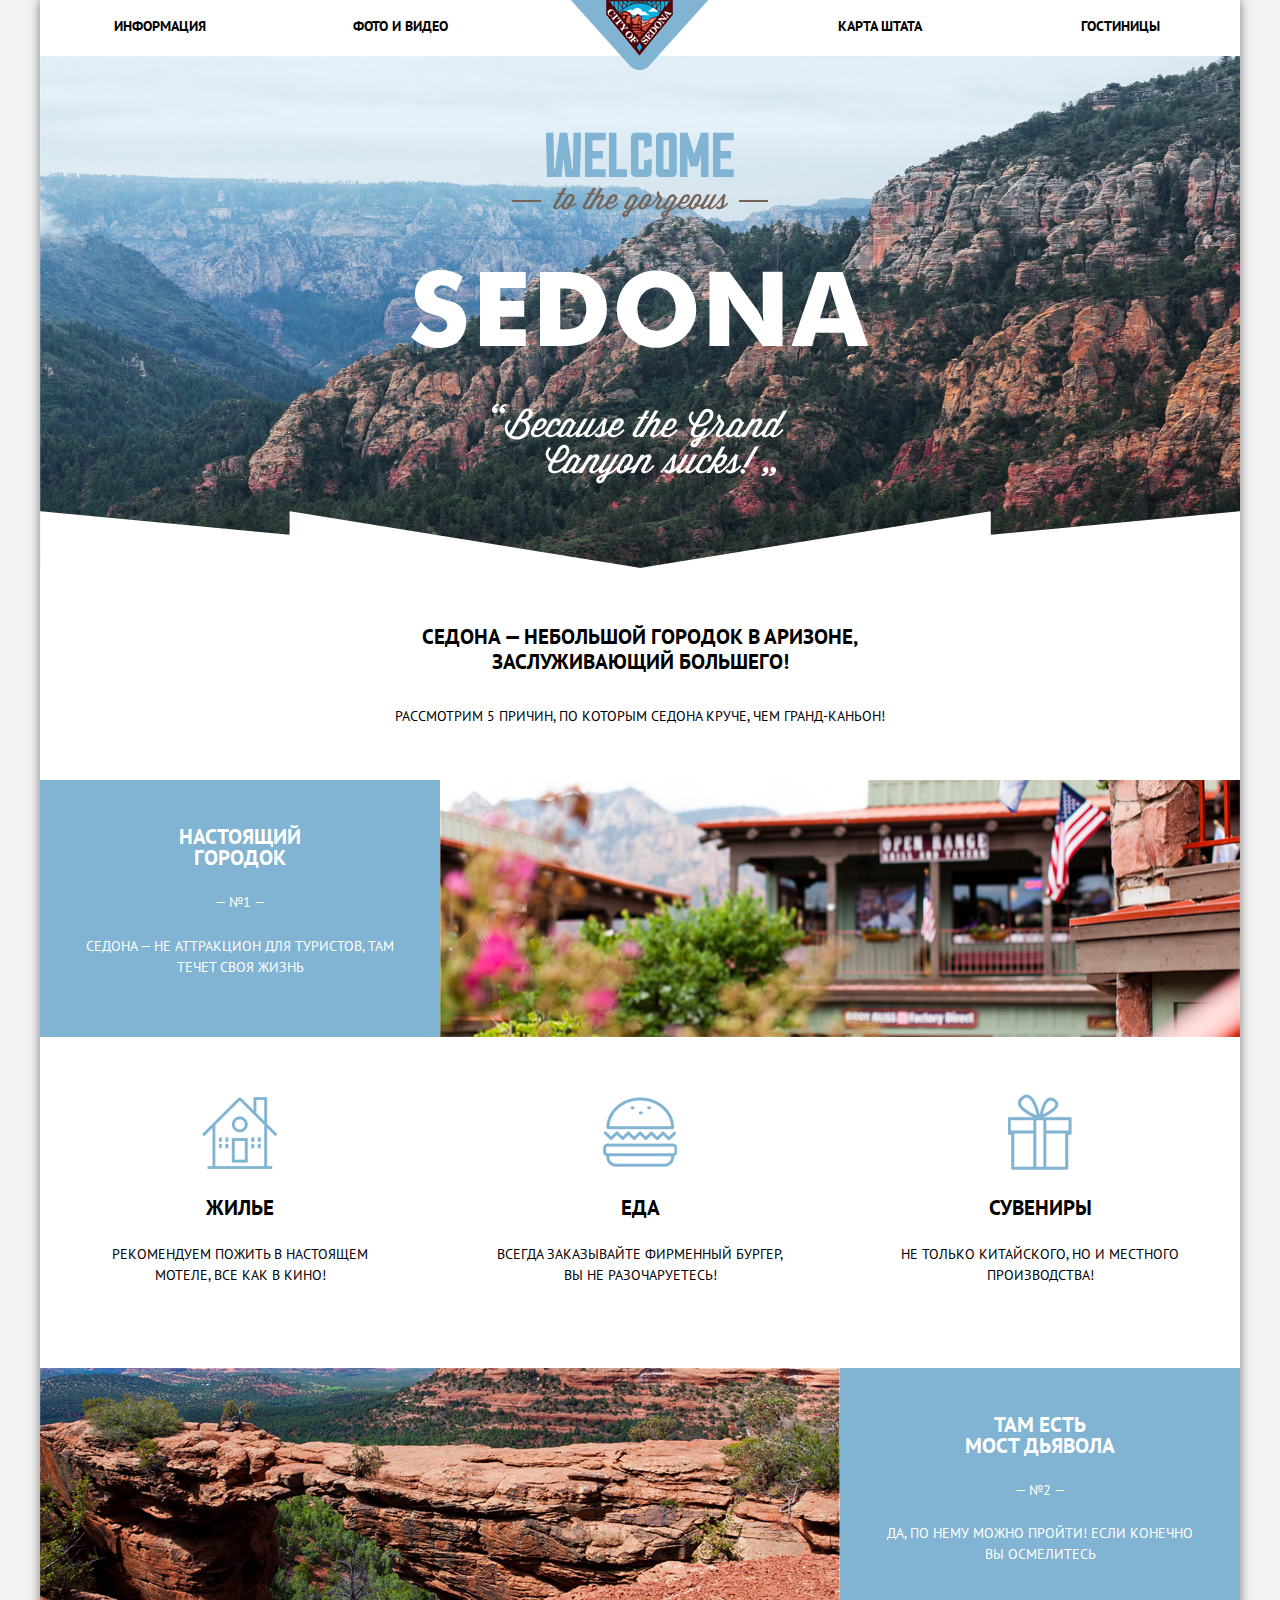
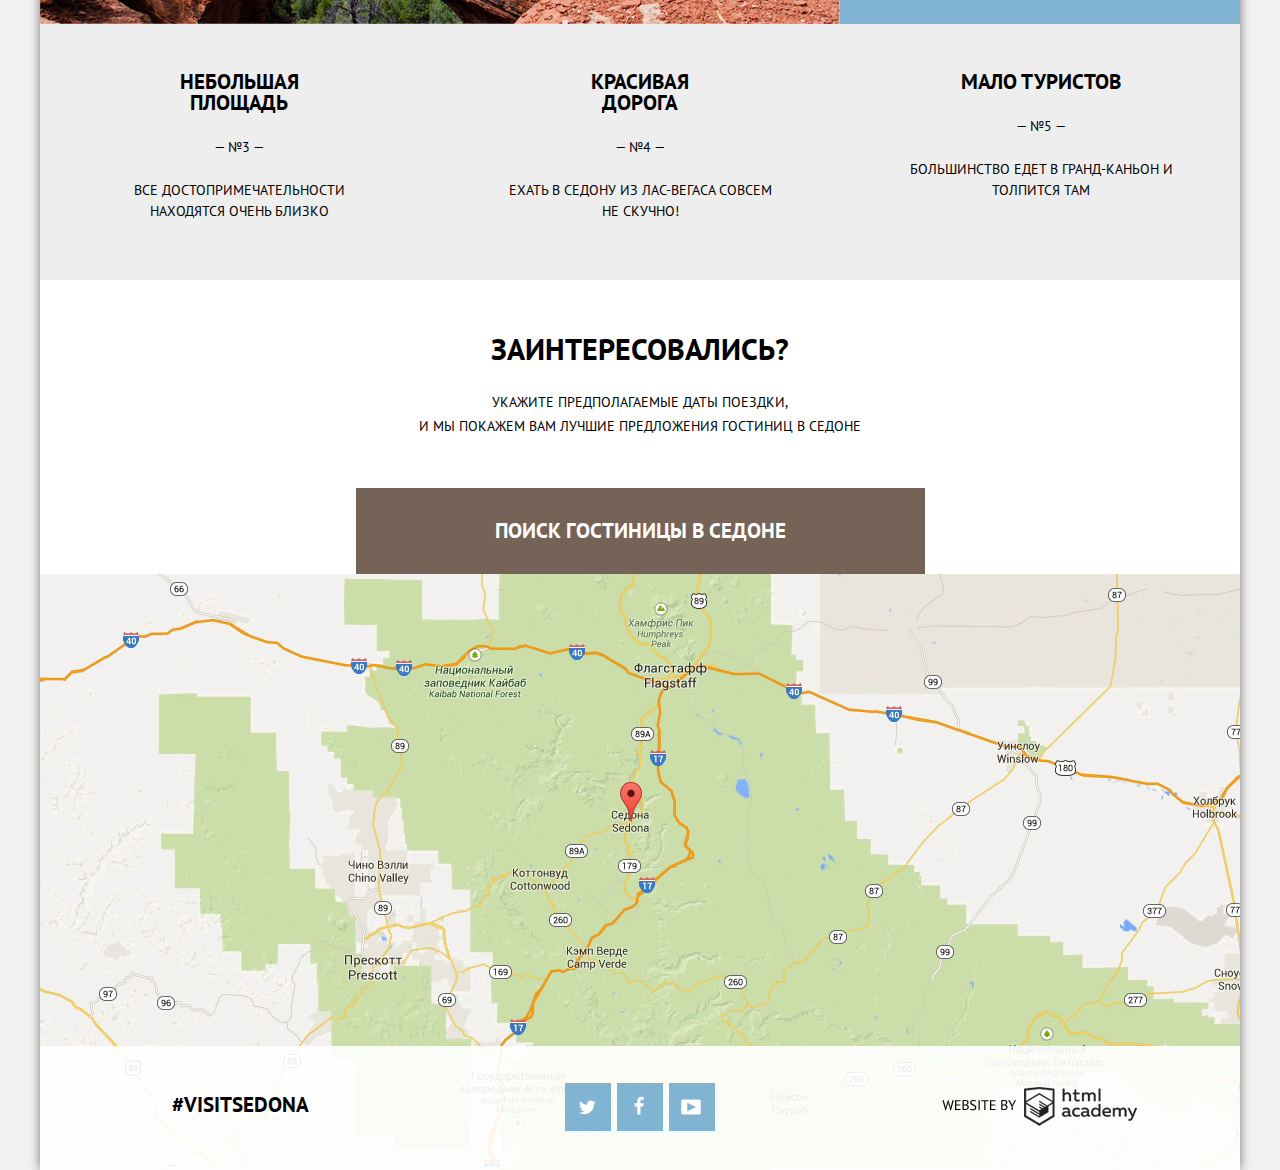
<file: index.html>
<!DOCTYPE html>
<html lang="ru">
<head>
  <meta charset="utf-8">
  <title>Седона — главная</title>
  <link href="https://fonts.googleapis.com/css?family=PT+Sans:400,700&amp;subset=cyrillic" rel="stylesheet">
  <link href="css/normalize-min.css" rel="stylesheet">
  <link href="css/style-min.css" rel="stylesheet">
</head>
<body>
  <div class="container">
    <header class="main-header">
      <span class="logo"><img src="img/logo.png" width="138" height="70" alt="Логотип"></span>
      <ul class="main-nav clearfix">
        <li class="left"><a href="#">Информация</a></li>
        <li class="left"><a href="#">Фото и видео</a></li>
        <li class="right"><a href="hotels.html">Гостиницы</a></li>
        <li class="right"><a href="#">Карта штата</a></li>
      </ul>
    </header>
    <main>
      <div class="main-pic-block">
        <img src="img/mountains.jpg" class="main-pic" width="1200" height="773" alt="Grand-Canyon sucks!">
        <img src="img/welcome.png" class="welcome-pic" width="458" height="352" alt="Welcome!">
        <img src="img/mountains-bottom.png" class="welcome-pic-bottom" width="1200" height="57" alt="Mask">
      </div>
      <div class="about-sedona">
        <div class="intro">
          <h3 class="title">Седона — небольшой городок в Аризоне, заслуживающий большего!</h3>
          <p class="five-reasons">Рассмотрим 5 причин, по которым Седона круче, чем Гранд-Каньон!</p>
        </div>
        <div class="bar">
          <div class="reasons blue">
            <h3 class="title">Настоящий городок</h3>
            <span> — №1 —</span>
            <p>Седона — не аттракцион для туристов, там течет своя жизнь</p>
          </div>
          <img class="bar-pic" src="img/reasons-first-bar.jpg" width="800" height="256" alt="Beautiful Sedona">
        </div>
        <div class="reasons white">
          <div class="reasons-partition">
            <div class="sprite house"></div>
            <h3 class="title">Жилье</h3>
            <p>Рекомендуем пожить в настоящем мотеле, все как в кино!</p>
          </div>
          <div class="reasons-partition">
            <div class="sprite burger"></div>
            <h3 class="title">Еда</h3>
            <p>Всегда заказывайте фирменный бургер, вы не разочаруетесь!</p>
          </div>
          <div class="reasons-partition">
            <div class="sprite gift"></div>
            <h3 class="title">Сувениры</h3>
            <p>Не только китайского, но и местного производства!</p>
          </div>
        </div>
        <div class="bar">
          <img class="bar-pic" src="img/reasons-second-bar.jpg" width="800" height="256" alt="Beautiful Sedona again">
          <div class="reasons blue">
            <h3 class="title">Там есть<br> мост дьявола</h3>
            <span> — №2 —</span>
            <p>Да, по нему можно пройти! Если конечно вы осмелитесь</p>
          </div>
        </div>
        <div class="reasons gray clearfix">
          <div class="reasons-partition">
            <h3 class="title">Небольшая площадь</h3>
            <span> — №3 —</span>
            <p>Все достопримечательности находятся очень близко</p>
          </div>
          <div class="reasons-partition">
            <h3 class="title">Красивая дорога</h3>
            <span> — №4 —</span>
            <p>Ехать в Седону из Лас-Вегаса совсем не скучно!</p>
          </div>
          <div class="reasons-partition">
            <h3 class="title">Мало туристов</h3>
            <span> — №5 —</span>
            <p>Большинство едет в Гранд-Каньон и толпится там</p>
          </div>
        </div>
      </div>
      <div class="go-to-sedona">
        <div class="interested">
          <h2 class="title">Заинтересовались?</h2>
          <p>Укажите предполагаемые даты поездки,<br> и мы покажем вам лучшие предложения гостиниц в Седоне</p>
          <button class="brown" type="button">Поиск гостиницы в Седоне</button>
          <div class="hiding-block show-me">
          <form action="#" method="get">
            <div class="form-group-mega clearfix">
              <div class="date-in form-group clearfix">
                <label for="calendar-in">Дата заезда:
                <input type="text" class="calendar-input" name="calendar-in" id="calendar-in" value="2016-07-01"><span class="sprite button-calendar">Календарь</span></label>
              </div>
              <div class="date-out form-group clearfix">
                <label for="calendar-out">Дата выезда:
                <input type="text" class="calendar-input" name="calendar-out" id="calendar-out" value="2016-07-15"><span class="sprite button-calendar">Календарь</span></label>
              </div>
              <div class="qty-adults form-group clearfix">
                <label for="adult">Взрослые:</label>
                <button type="button" class="button-plus-adult"></button><div class="button-plus">Плюс взрослый<div class="button-plus-h"></div><div class="button-plus-v"></div></div>
                <input type="text" class="qty-adult" name="qty-adult" id="adult" value="2">
                <button type="button" class="button-minus-adult"></button><div class="button-minus">Минус взрослый</div>
              </div>
              <div class="qty-childs form-group clearfix">
                <label for="child">Дети:</label>
                <button type="button" class="button-plus-child"></button><div class="button-plus">Плюс ребёнок<div class="button-plus-h"></div><div class="button-plus-v"></div></div>
                <input type="text" class="qty-child" name="qty-child" id="child" value="0">
                <button type="button" class="button-minus-child"></button><div class="button-minus">Минус ребёнок</div>
              </div>
              </div>
              <button class="find-it-button">Найти</button>
            </form>
            </div>
        </div>
        <div class="map">
          <iframe src="https://www.google.com/maps/embed?pb=!1m18!1m12!1m3!1d497603.279555114!2d-111.81321434475477!3d34.98150543752869!2m3!1f0!2f0!3f0!3m2!1i1024!2i768!4f13.1!3m3!1m2!1s0x872da132f942b00d%3A0x5548c523fa6c8efd!2z0KHQtdC00L7QvdCwLCDQkNGA0LjQt9C-0L3QsCA4NjMzNiwg0KHQqNCQ!5e0!3m2!1sru!2sru!4v1494068378639" width="1200" height="593" style="border:0" allowfullscreen></iframe>
        </div>
      </div>
    </main>
    <footer class="main-footer clearfix">
      <a class="footer-block visit" href="#">#visitsedona</a>
      <div class="footer-block links-social">
        <a href="#" class="sprite social-icon social-twitter"></a>
        <a href="#" class="sprite social-icon social-facebook"></a>
        <a href="#" class="sprite social-icon social-yt"></a>
      </div>
      <a class="footer-block sprite by-html-academy" href="https://htmlacademy.ru/intensive/htmlcss">Html Academy</a>
    </footer>
  </div>
  <script src="js/scripts-min.js"></script>
</body>
</html>
</file>
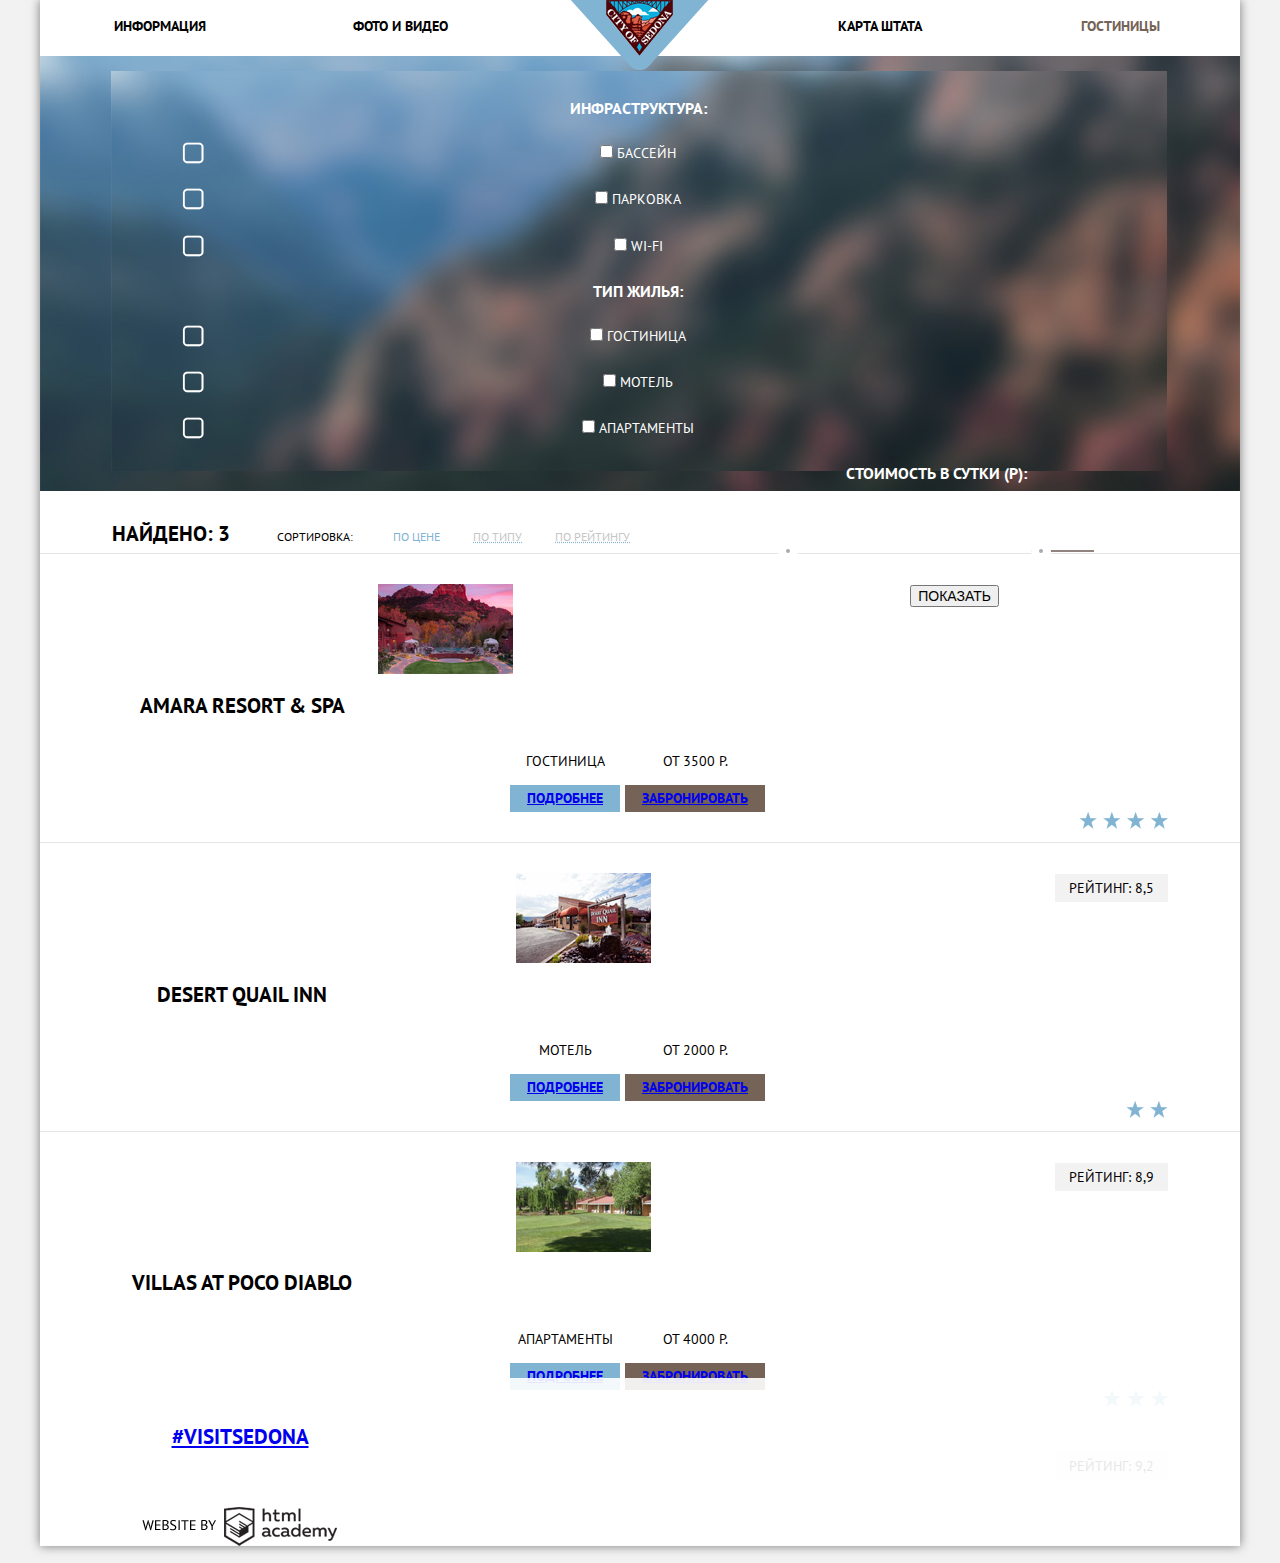
<file: catalog.html>
<!DOCTYPE html>
<html lang="ru">
<head>
  <meta charset="utf-8">
  <title>Седона — гостиницы</title>
  <link href="css/normalize.css" rel="stylesheet">
  <link href="css/style.css" rel="stylesheet">
  <link href="https://fonts.googleapis.com/css?family=PT+Sans:400,700&amp;subset=cyrillic" rel="stylesheet">
</head>
<body>
  <div class="container">
    <header class="main-header">
      <a href="index.html" class="logo"><img src="img/logo.png" width="138" height="70" alt="Логотип"></a>
      <ul class="main-nav">
        <li class="left"><a href="#">Информация</a></li>
        <li class="left"><a href="#">Фото и видео</a></li>
        <li class="right active-page"><a>Гостиницы</a></li>
        <li class="right"><a href="#">Карта штата</a></li>
      </ul>
    </header>
    <main>
      <div class="sort">
      <form class="sort" action="#" method="post">
        <div class="infrastructure">
          <h3 class="title">Инфраструктура:</h3>
          <div class="form-group">
            <label><input type="checkbox" name="infrastructure" id="swim"><span class="sprite check-mark-off"></span>
            Бассейн</label>
          </div>
          <div class="form-group">
            <label><input type="checkbox" name="infrastructure" id="parking"><span class="sprite check-mark-off"></span>
            Парковка</label>
          </div>
          <div class="form-group">
            <label><input type="checkbox" name="infrastructure" id="wifi"><span class="sprite check-mark-off"></span>
            Wi-Fi</label>
          </div>
        </div>
        <div class="housing-type">
          <h3 class="title">Тип жилья:</h3>
          <div class="form-group">
            <label><input type="checkbox" name="housing-type" id="hotel"><span class="sprite check-mark-off"></span>
            Гостиница</label>
          </div>
          <div class="form-group">
            <label><input type="checkbox" name="housing-type" id="motel"><span class="sprite check-mark-off"></span>
            Мотель</label>
          </div>
          <div class="form-group">
            <label><input type="checkbox" name="housing-type" id="apartments"><span class="sprite check-mark-off"></span>
            Апартаменты</label>
          </div>
        </div>
        <div class="pricing">
          <h3 class="title">Стоимость в сутки (Р):</h3>
          <div class="from-to">
            <label for="price-from">ОТ <input type="text" name="price-from" id="price-from" value="0"></label>
            <label for="price-to">ДО <input type="text" name="price-to" id="price-to" value="3000"></label>
          </div>
          <div class="slider">
            <div class="range-slider"></div>
            <div class="range-element min-slider"></div>
            <div class="range-element max-slider"></div>
          </div>
          <div class="show">
            <input type="submit" value="ПОКАЗАТЬ">
          </div>
        </div>
      </form>
      </div>
      <div class="results">
        <div class="before-not-a-table">
          <div class="title">Найдено: 3</div>
          <ul class="sorting">
            <li>Сортировка:</li>
            <li><a href="#" class="sorting-active">По цене</a></li>
            <li><a href="#">По типу</a></li>
            <li><a href="#">По рейтингу</a></li>
          </ul>
          <div class="sorting-up-down">
            <div class="triangle-down-gray sorting-down-active sprite"></div>
            <div class="triangle-up-gray sprite"></div>
          </div>
        </div>
        <div class="not-a-table">
          <div class="hotels-bar">
            <div class="table-pic">
              <img src="img/amara-resort&spa.jpg" width="135" height="90" alt="amara-pic">
            </div>
            <div class="about-hotel">
              <h2 class="title"><a href="#" class="hotel-link">Amara Resort & Spa</a></h2>
              <div class="mini-block">
                <div class="details-hotel">Гостиница</div>
                <div class="details-details"><a href="#">Подробнее</a></div>
              </div>
              <div class="mini-block">
                <div class="details-price">от 3500 р.</div>
                <div class="details-booking"><a href="#">Забронировать</a></div>
              </div>
            </div>
            <div class="rating">
              <div class="sprite stars stars-four"></div>
              <div class="value">Рейтинг: 8,5</div>
            </div>
          </div>
          <div class="hotels-bar">
            <div class="table-pic">
              <img src="img/desert-quail-inn.jpg" width="135" height="90" alt="desert-pic">
            </div>
            <div class="about-hotel">
              <h2 class="title"><a href="#" class="hotel-link">Desert Quail Inn</a></h2>
              <div class="mini-block">
                <div class="details-hotel">Мотель</div>
                <div class="details-details"><a href="#">Подробнее</a></div>
              </div>
              <div class="mini-block">
                <div class="details-price">от 2000 р.</div>
                <div class="details-booking"><a href="#">Забронировать</a></div>
              </div>
            </div>
            <div class="rating">
              <div class="sprite stars stars-two"></div>
              <div class="value">Рейтинг: 8,9</div>
            </div>
          </div>
          <div class="hotels-bar">
            <div class="table-pic">
              <img src="img/villas-at-poco-diablo.jpg" width="135" height="90" alt="villas-pic">
            </div>
            <div class="about-hotel">
              <h2 class="title"><a href="#" class="hotel-link">Villas at Poco Diablo</a></h2>
              <div class="mini-block">
                <div class=details-hotel>Апартаменты</div>
                <div class="details-details"><a href="#">Подробнее</a></div>
              </div>
              <div class="mini-block">
                <div class="details-price">От 4000 р.</div>
                <div class="details-booking"><a href="#">Забронировать</a></div>
              </div>
            </div>
            <div class="rating">
              <div class="sprite stars stars-three"></div>
              <div class="value">Рейтинг: 9,2</div>
            </div>
          </div>
        </div>
      </div>
    </main>
    <footer class="main-footer">
      <div class="visit">
        <a href="#">#visitsedona</a>
      </div>
      <div class="links-social">
        <div class="sprite social-twitter">
          <a href="#"></a>
          <div class="back-social"></div>
        </div>
        <div class="sprite social-facebook">
          <a href="#"></a>
          <div class="back-social"></div>
        </div>
        <div class="sprite social-yt">
          <a href="#"></a>
          <div class="back-social"></div>
        </div>
      </div>
      <div class="sprite by-html-academy">
        <a href="https://htmlacademy.ru/intensive/htmlcss"></a>
      </div>
    </footer>
  </div>
</body>
</html>
</file>
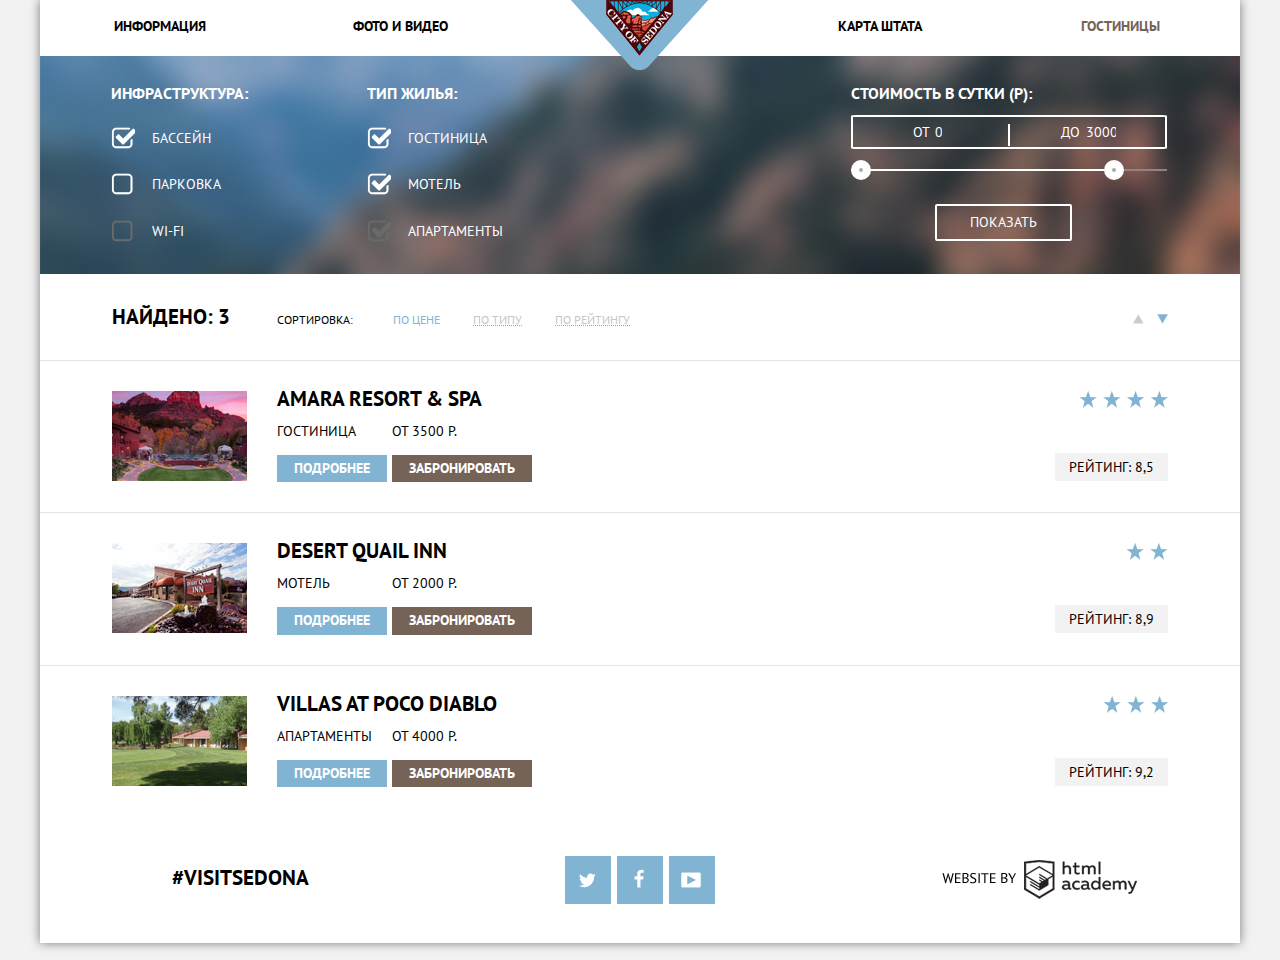
<file: hotels.html>
<!DOCTYPE html>
<html lang="ru">
<head>
  <meta charset="utf-8">
  <title>Седона — гостиницы</title>
  <link href="https://fonts.googleapis.com/css?family=PT+Sans:400,700&amp;subset=cyrillic" rel="stylesheet">
  <link href="css/normalize-min.css" rel="stylesheet">
  <link href="css/style-min.css" rel="stylesheet">
</head>
<body>
  <div class="container">
    <header class="main-header">
      <a href="index.html" class="logo"><img src="img/logo.png" width="138" height="70" alt="Логотип"></a>
      <ul class="main-nav">
        <li class="left"><a href="#">Информация</a></li>
        <li class="left"><a href="#">Фото и видео</a></li>
        <li class="right active-page"><a>Гостиницы</a></li>
        <li class="right"><a href="#">Карта штата</a></li>
      </ul>
    </header>
    <main>
      <div class="sort">
      <form class="clearfix" action="#" method="post">
        <div class="sort-block infrastructure">
          <h3 class="title">Инфраструктура:</h3>
          <div class="form-group sorting-form">
            <label><input type="checkbox" name="infrastructure" class="checking" id="swim" checked><span class="sprite check-mark-off"></span>
            Бассейн</label>
          </div>
          <div class="form-group sorting-form">
            <label><input type="checkbox" name="infrastructure" class="checking" id="parking"><span class="sprite check-mark-off"></span>
            Парковка</label>
          </div>
          <div class="form-group sorting-form">
            <label><input type="checkbox" name="infrastructure" class="checking" id="wifi" disabled><span class="sprite check-mark-off"></span>
            Wi-Fi</label>
          </div>
        </div>
        <div class="sort-block housing-type">
          <h3 class="title">Тип жилья:</h3>
          <div class="form-group sorting-form">
            <label><input type="checkbox" name="housing-type" class="checking" id="hotel" checked><span class="sprite check-mark-off"></span>
            Гостиница</label>
          </div>
          <div class="form-group sorting-form">
            <label><input type="checkbox" name="housing-type" class="checking" id="motel" checked><span class="sprite check-mark-off"></span>
            Мотель</label>
          </div>
          <div class="form-group sorting-form">
            <label><input type="checkbox" name="housing-type" class="checking" id="apartments" checked disabled><span class="sprite check-mark-off"></span>
            Апартаменты</label>
          </div>
        </div>
        <div class="sort-block pricing">
          <h3 class="title">Стоимость в сутки (Р):</h3>
          <div class="from-to">
            <label class="price-from" for="price-from">ОТ <input type="text" name="price-from" id="price-from" value="0"></label>
            <label class="price-to" for="price-to">ДО <input type="text" name="price-to" id="price-to" value="3000"></label>
          </div>
          <div class="slider">
            <div class="range-slider"></div>
            <div class="range-element min-slider"></div>
            <div class="range-element max-slider"></div>
          </div>
        </div>
        <div class="show">
          <button>ПОКАЗАТЬ</button>
        </div>
      </form>
      </div>
      <div class="results">
        <div class="before-not-a-table clearfix">
          <div class="title">Найдено: 3</div>
          <ul class="sorting">
            <li>Сортировка:</li>
            <li><a href="#" class="sorting-active">По цене</a></li>
            <li><a href="#">По типу</a></li>
            <li><a href="#">По рейтингу</a></li>
          </ul>
          <div class="sorting-up-down clearfix">
            <div class="sorting-triangle triangle-down-gray sorting-down-active sprite">Сортировка вниз</div>
            <div class="sorting-triangle triangle-up-gray sprite">Сортировка вверх</div>
          </div>
        </div>
        <div class="not-a-table">
          <div class="hotels-bar clearfix">
            <div class="hotels-bar-block table-pic">
              <img src="img/amara-resort&spa.jpg" width="135" height="90" alt="amara-pic">
            </div>
            <div class="hotels-bar-block about-hotel">
              <a href="#" class="hotel-link">Amara Resort & Spa</a>
              <div class="mini-block">
                <div class="details-hotel">Гостиница</div>
                <a class="details-details" href="#">Подробнее</a>
              </div>
              <div class="mini-block">
                <div class="details-price">от 3500 р.</div>
                <a class="details-booking" href="#">Забронировать</a>
              </div>
            </div>
            <div class="hotels-bar-block rating">
              <div class="sprite stars stars-four">4 звезды</div>
              <div class="value">Рейтинг: 8,5</div>
            </div>
          </div>
          <div class="hotels-bar clearfix">
            <div class="hotels-bar-block table-pic">
              <img src="img/desert-quail-inn.jpg" width="135" height="90" alt="desert-pic">
            </div>
            <div class="hotels-bar-block about-hotel">
              <a href="#" class="hotel-link">Desert Quail Inn</a>
              <div class="mini-block">
                <div class="details-hotel">Мотель</div>
                <a class="details-details" href="#">Подробнее</a>
              </div>
              <div class="mini-block">
                <div class="details-price">от 2000 р.</div>
                <a class="details-booking" href="#">Забронировать</a>
              </div>
            </div>
            <div class="hotels-bar-block rating">
              <div class="sprite stars stars-two">2 звезды</div>
              <div class="value">Рейтинг: 8,9</div>
            </div>
          </div>
          <div class="hotels-bar clearfix">
            <div class="hotels-bar-block table-pic">
              <img src="img/villas-at-poco-diablo.jpg" width="135" height="90" alt="villas-pic">
            </div>
            <div class="hotels-bar-block about-hotel">
              <a href="#" class="hotel-link">Villas at Poco Diablo</a>
              <div class="mini-block">
                <div class=details-hotel>Апартаменты</div>
                <a class="details-details" href="#">Подробнее</a>
              </div>
              <div class="mini-block">
                <div class="details-price">От 4000 р.</div>
                <a class="details-booking" href="#">Забронировать</a>
              </div>
            </div>
            <div class="hotels-bar-block rating">
              <div class="sprite stars stars-three">3 звезды</div>
              <div class="value">Рейтинг: 9,2</div>
            </div>
          </div>
        </div>
      </div>
    </main>
    <footer class="main-footer clearfix">
      <a class="footer-block visit" href="#">#visitsedona</a>
      <div class="footer-block links-social">
        <a href="#" class="sprite social-icon social-twitter"></a>
        <a href="#" class="sprite social-icon social-facebook"></a>
        <a href="#" class="sprite social-icon social-yt"></a>
      </div>
      <a class="footer-block sprite by-html-academy" href="https://htmlacademy.ru/intensive/htmlcss">Html Academy</a>
    </footer>
  </div>
  <script src="js/scripts-min.js"></script>
</body>
</html>
</file>
<file: css/style-min.css>
body{background-color:#f2f2f2;text-transform:uppercase;font-size:14px;font-weight:400}.container{position:relative;width:1200px;margin:0 auto;padding:0;background-color:#fff;text-align:center;-webkit-box-shadow:0 0 10px rgba(0,0,0,.5);box-shadow:0 0 10px rgba(0,0,0,.5)}img{max-width:100%;max-height:100%}.sprite{background:url(../img/sprites.png) no-repeat}body,h2.title,h3.title{font-family:"PT Sans","Arial",sans-serif}h3.title{font-size:21px}.main-nav a,h2.title,h3.title{font-weight:700;color:#000}h2.title{font-size:28px}.clearfix::after{content:"";display:table;clear:both}.main-header{width:100%;font-size:0;text-align:center;min-height:56px}.main-nav{padding:0}.main-nav li{width:20%}.left{float:left}.right{float:right}.main-nav a{display:inline-block;vertical-align:top;padding:18px 0 20px;width:100%;font-size:14px;text-decoration:none}.main-nav a:hover{color:#81b3d2}.main-nav a:active{color:#b2b2b2}.active-page a,.active-page a:active,.active-page a:hover{color:#766357;cursor:pointer}.logo{position:absolute;left:50%;margin-left:-69px;font-size:14px;z-index:1}.main-pic-block{position:relative;width:1200px;height:512px}.main-pic{background-color:#e4f1f9;position:absolute;left:0}.welcome-pic{position:absolute;margin-top:76px;left:50%;margin-left:-229px;z-index:1}.welcome-pic-bottom{position:absolute;height:57px;left:0;margin-top:455px;z-index:1}.intro h3,.intro p{display:block;margin:0 auto}.intro h3{line-height:1.2;max-width:440px;padding:56px 30px 34px}.intro p{max-width:500px;padding:0 0 56px;font-weight:400}.bar{display:-webkit-box;display:-ms-flexbox;display:flex;-webkit-box-align:stretch;-ms-flex-align:stretch;align-items:stretch}.bar-pic,.blue{background-color:#81b3d2}.bar-pic{height:auto}.blue{width:308px;color:#fff;padding:41px 46px 48px;text-align:center}.blue .title,.blue span{display:inline-block;vertical-align:top}.blue .title{color:#fff;margin:0 auto;width:160px;line-height:1;padding:5px 50px}.blue span{padding:21px 20px 10px}.blue p,.white .reasons-partition{display:inline-block;vertical-align:top;line-height:1.5}.blue p{font-weight:400;margin:0;padding:15px 0 11px}.white .reasons-partition{position:relative;font-size:14px;text-align:center;padding:55px 53px 68px}.burger,.gift,.house{position:absolute;left:50%;margin-left:-38px;top:60px;width:75px;height:72px;background-position:0 0}.burger,.gift{margin-left:-37px;background-position:0 -100px;width:74px;height:70px}.gift{margin-left:-32px;top:57px;background-position:0 -200px;width:64px;height:76px}.white .title{display:block;margin-top:100px}.white p{font-weight:400;max-width:290px;margin-top:0}.gray{background-color:#eee}.gray .reasons-partition{display:inline-block;vertical-align:top;text-align:center;padding:10px 61px 44px;line-height:1.4}.gray .title{display:block;max-width:160px;margin:37px auto 25px;line-height:1}.gray p,.gray span{margin-left:auto;margin-right:auto}.gray span{display:block;max-width:200px}.gray p{margin-top:22px;line-height:1.5;max-width:275px}.interested{position:relative;background-color:#fff}.interested .title{font-size:30px;margin-top:52px}.interested p{line-height:1.7}.brown{display:inline-block;margin-top:35px;margin-bottom:396px;background-color:#766357;padding:31px 139px;color:#fff;font-family:"PT Sans","Arial",sans-serif;font-weight:700;text-transform:uppercase;font-size:21px;cursor:pointer;border:0;z-index:4}.brown.with-js{margin-bottom:0}.brown:hover{background-color:#604e43}.brown:active{background-color:#503e33;color:#706158}.hiding-block{position:absolute;background-color:#fff;bottom:-395px;padding:55px;left:50%;margin-left:-284px;display:none;-webkit-box-shadow:0 0 20px rgba(0,0,0,.5);box-shadow:0 0 20px rgba(0,0,0,.5)}.form-group-mega{padding-bottom:54px;font-weight:700}.form-group-mega .form-group{text-align:left}.date-in,.date-out{padding-top:9px;margin-bottom:29px}.calendar-input{float:right;min-width:295px;padding-left:10px;padding-right:40px;height:38px;margin-top:-11px;font:inherit;background-color:#f2f2f2}.form-group-mega button,.form-group-mega input{background-color:#f2f2f2;border:0;font:inherit}.form-group-mega button{cursor:pointer}.form-group-mega button:hover,.form-group-mega input:hover{background-color:#ebebeb}.form-group-mega input:focus{background-color:#fff;outline:2px solid #e5e5e5}.button-calendar{position:absolute;right:62px;top:62px;background-position:0 -400px;width:22px;height:22px;font-size:0}.date-out .button-calendar{top:128px}.button-calendar:hover{background-position:0 -300px}.button-calendar:active{background-position:0 -350px}.qty-adults,.qty-childs{min-height:38px;position:relative;float:left;min-width:227px}.qty-childs{float:right;margin-right:0;min-width:180px}.qty-adults label,.qty-childs label{float:left;padding-top:10px;height:100%}.qty-adults button,.qty-adults input,.qty-childs button,.qty-childs input{float:right;width:38px;height:38px;padding:0;text-align:center}.button-minus,.button-plus-h,.button-plus-v{position:absolute;height:3px;width:11px;right:89px;bottom:17px}.button-plus-h,.button-plus-v{background-color:inherit;right:14px}.button-plus-v{height:11px;width:3px;right:18px;bottom:13px}.button-minus,.button-plus{background-color:#a9a9a9;cursor:pointer;font-size:0}.button-minus:hover,.button-plus:hover,button:hover+.button-minus,button:hover+.button-plus{background-color:#000}.button-minus:active,.button-plus:active,.find-it-button,button:active+.button-minus,button:active+.button-plus{background-color:#81b3d2}.qty-adults button,.qty-childs button{font-size:0}.find-it-button{display:inline-block;padding:17px 196px;font-size:21px;color:#fff;font-weight:700;font-family:"PT Sans","Arial",sans-serif;text-transform:uppercase;border:0;cursor:pointer}.find-it-button:hover{background-color:#669ec0}.find-it-button:active{background-color:#5496bd;color:#88b6d1}.map{position:relative;z-index:2;background-color:#f2f1ef;background-image:url(../img/map.jpg)}.sort{background-color:#42719b;background-image:url(../img/mountains-filter.jpg);background-position:0 30%;padding:15px 73px 20px 71px;color:#fff}.sort-block{padding:0;float:left;width:256px;text-align:left}.sort .title{padding:13px 0;margin:0;font-size:16px;color:#fff}.sort .form-group{display:block;position:relative}.sort label{display:inline-block;vertical-align:top;cursor:pointer;padding:15px 13px}.checking[type=checkbox]{position:relative;z-index:-1;margin-right:11px}.form-group .check-mark-off{position:absolute;left:0;top:12px;width:24px;height:24px;background-position:-100px -350px;z-index:1;cursor:pointer}.checking[type=checkbox]:checked+.check-mark-off{background-position:-100px -300px}.checking[disabled]+.check-mark-off{background-position:-150px -350px}.checking[disabled]:checked+.check-mark-off{background-position:-150px -300px}.pricing{float:right;min-width:316px}.from-to{position:relative;border:2px solid #fff;border-radius:2%}.from-to:before{content:"";position:absolute;background:#fff;width:2px;height:22px;left:50%;margin-left:-1px;top:7px}.from-to label{display:inline-block;vertical-align:top;text-align:center;width:151px;padding:6px 0}.from-to input{width:30px;font:inherit;color:inherit;background-color:transparent;border:0}.price-from input{width:7px}.price-to{margin-left:6px}.slider{position:relative;background-color:#928381;height:2px;width:100%;margin-top:20px;margin-bottom:33px}.range-slider{background-color:#fff;height:2px;width:80%}.range-element{background-color:#ababab;position:absolute;width:4px;height:4px;top:-9px;border:8px solid #fff;border-radius:50%;cursor:pointer}.max-slider{left:80%}.range-element:hover{background-color:#1c4f80}.show{float:right;padding:0 95px}.show button{padding:8px 33px;border:2px solid #fff;border-radius:2px;font:inherit;color:#fff;background-color:transparent;cursor:pointer}.show button:hover{background-color:#fff;color:#000}.before-not-a-table{padding:31px 72px;border-bottom:1px solid #e5e5e5}.before-not-a-table .title{float:left;max-width:130px;font-size:21px;font-weight:700;margin-right:47px}.before-not-a-table .title,.show button,.sorting,.sorting li{display:inline-block;vertical-align:top}.sorting{float:left;margin-top:8px;margin-bottom:0;padding-left:0}.sorting li{font-size:12px;margin-right:29px}.sorting li:first-child{margin-right:36px}.sorting a,.sorting a:hover{color:#c6c6c6;text-decoration:underline dotted #81b3d2}.sorting a:hover{color:#81b3d2}.sorting a:active{color:#000;text-decoration:none}a.sorting-active,a.sorting-active:active,a.sorting-active:hover{color:#81b3d2;text-decoration:none}.sorting-up-down{float:right;height:15px;margin-top:9px}.sorting-triangle{float:right;margin-left:13px;width:11px;height:10px;font-size:0}.triangle-up-gray{background-position:-200px -250px;cursor:pointer}.triangle-up-gray:hover{background-position:-200px -150px}.triangle-up-gray:active{background-position:-200px -200px}.triangle-down-gray{background-position:-250px -250px;cursor:pointer}.triangle-down-gray:hover{background-position:-250px -150px}.sorting-down-active,.sorting-down-active:active,.sorting-down-active:hover,.triangle-down-gray:active{background-position:-250px -200px}.not-a-table{font-size:0;margin-bottom:17px}.hotels-bar{display:block;border-bottom:1px solid #e5e5e5;padding:30px 72px}.hotels-bar-block{float:left;text-align:left;font-size:0}.rating{float:right}.table-pic{display:block;font-size:0;margin-right:30px}.hotel-link{display:block;text-decoration:none;font-size:21px;line-height:.8;font-weight:700;color:#000;max-width:260px}.hotel-link:hover{color:#81b3d2}.hotel-link:active{color:#b2b2b2}.mini-block{display:inline-block;vertical-align:top;margin-top:15px;margin-right:5px}.details-hotel,.details-price{display:block;font-size:14px}.details-booking,.details-details{display:inline-block;margin-top:16px;font-size:14px;text-align:center;text-decoration:none;color:#fff;font-weight:700;line-height:1.4;padding:4px 17px}.details-booking{background-color:#766357}.details-booking:hover{background-color:#604e43}.details-booking:active{background-color:#503e33;color:#766860}.details-details{background-color:#81b3d2}.details-details:hover{background-color:#669ec0}.details-details:active{background-color:#5496bd;color:#6ca5c6}.rating{text-align:right}.stars{display:block;margin-left:auto;margin-bottom:45px;font-size:0}.stars-four,.stars-two{background-position:-100px -250px;width:89px;height:17px}.stars-two{background-position:-100px -150px;width:42px}.stars-three{background-position:-100px -200px;width:65px;height:17px}.rating .value{background-color:#f2f2f2;padding:6px 14px;max-width:160px;font-size:14px}.hotels-bar:last-child{padding-bottom:155px}.main-footer{font-size:0;position:absolute;bottom:0;background-color:rgba(255,255,255,.9);width:100%;z-index:2}.footer-block{float:left;width:400px;padding:37px 0 39px;text-align:center}.visit{display:block;width:200px;margin:30px 100px;padding:17px 0;font-size:21px;color:#000;font-weight:700;text-decoration:none}.social-icon{display:inline-block;vertical-align:top;width:46px;height:48px;background-color:#81b3d2;margin:0 3px}.social-twitter{background-position:-36px -283px}.social-facebook{background-position:-33px -337px}.social-yt{background-position:-38px -384px}.social-icon:active,.social-icon:hover{background-color:#5496bd}.social-twitter:active{background-position:-186px -283px}.social-facebook:active{background-position:-183px -337px}.social-yt:active{background-position:-188px -384px}.by-html-academy{display:block;padding-top:0;padding-bottom:0;margin-top:41px;height:39px;width:195px;margin-left:102px;background-position:-100px 0}.by-html-academy:hover{background-position:-100px -50px}.by-html-academy:active{background-position:-100px -100px}.show-me{display:block;position:absolute;z-index:3;-webkit-animation-name:lift-down;animation-name:lift-down;-webkit-animation-duration:.5s;animation-duration:.5s}@-webkit-keyframes lift-down{0%{-webkit-transform:translateY(695px);transform:translateY(695px)}to{-webkit-transform:translateY(0);transform:translateY(0)}}@keyframes lift-down{0%{-webkit-transform:translateY(695px);transform:translateY(695px)}to{-webkit-transform:translateY(0);transform:translateY(0)}}
</file>
<file: css/style.css>
body {
  background-color: #f2f2f2;
  font-family: "PT Sans", "Arial", sans-serif;
  font-weight: bold;
  text-transform: uppercase;
  font-size: 14px;
  font-weight: normal;
}

.container {
  position: relative;
  width: 1200px;
  margin: 0 auto;
  padding: 0;
  background-color: #ffffff;
  text-align: center;
  -webkit-box-shadow: 0 0 10px rgba(0,0,0,0.5);
          box-shadow: 0 0 10px rgba(0,0,0,0.5);
}

img {
  max-width: 100%;
  max-height: 100%;
}

.sprite {
	background: url(../img/sprites.png) no-repeat;
}

h3.title {
  font-size: 21px;
  color: #000000;
  font-weight: bold;
  font-family: "PT Sans", "Arial", sans-serif;
}

h2.title {
  font-size: 28px;
  color: #000000;
  font-weight: bold;
  font-family: "PT Sans", "Arial", sans-serif;
}

.clearfix::after {
  content: "";
  display: table;
  clear: both;
}

.main-header {
  width: 100%;
  font-size: 0;
  text-align: center;
  min-height: 56px;
}

.main-nav {
  padding: 0;
}

.main-nav li {
  width: 20%;
}

.left {
  float: left;
}

.right {
  float: right;
}

.main-nav a {
  display: inline-block;
  vertical-align: top;
  padding: 18px 0 20px;
  width: 100%;
  font-size: 14px;
  font-weight: bold;
  text-decoration: none;
  color: #000000;
}

.main-nav a:hover {
  color: #81b3d2;
}

.main-nav a:active {
  color: #b2b2b2;
}

.active-page a,
.active-page a:hover,
.active-page a:active {
  color: #766357;
  cursor: pointer;
}

.logo {
  position: absolute;
  left: 50%;
  margin-left: -69px;
  font-size: 14px;
  z-index: 1;
}

.main-pic-block {
  position: relative;
  width: 1200px;
  height: 512px;
}

.main-pic {
  background-color: #e4f1f9;
  position: absolute;
  left: 0;
}

.welcome-pic {
  position: absolute;
  margin-top: 76px;
  left: 50%;
  margin-left: -229px;
  z-index: 1;
}

.welcome-pic-bottom {
  position: absolute;
  height: 57px;
  left: 0;
  margin-top: 455px;
  z-index: 1;
}

.intro h3 {
  display: block;
  max-width: 440px;
  margin: 0 auto;
  padding: 56px 30px 34px;
  line-height: 1.2;
}

.intro p {
  display: block;
  max-width: 500px;
  margin: 0 auto;
  padding: 0 0 56px;
  font-weight: normal;
}

.bar {
  display: -webkit-box;
  display: -ms-flexbox;
  display: flex;
  -webkit-box-align: stretch;
      -ms-flex-align: stretch;
          align-items: stretch;
}

.bar-pic {
  background-color: #81b3d2;
  height: auto;
}

.blue {
  width: 308px;
  background-color: #81b3d2;
  color: #ffffff;
  padding: 41px 46px 48px;
  text-align: center;
}

.blue .title {
  display: inline-block;
  vertical-align: top;
  color: #ffffff;
  margin: 0 auto;
  width: 160px;
  line-height: 1;
  padding: 5px 50px;
}

.blue span {
  display: inline-block;
  vertical-align: top;
  padding: 21px 20px 10px;
}

.blue p {
  font-weight: normal;
  display: inline-block;
  vertical-align: top;
  padding: 15px 0 11px;
  margin: 0;
  line-height: 1.5;
}

.white .reasons-partition {
  position: relative;
  font-size: 14px;
  display: inline-block;
  vertical-align: top;
  text-align: center;
  padding: 55px 53px 68px;
  line-height: 1.5;
}

.house {
  position: absolute;
  left: 50%;
  margin-left: -38px;
  top: 60px;
	width: 75px;
	height: 72px;
  background-position: 0 0;
}

.burger {
  position: absolute;
  left: 50%;
  margin-left: -37px;
  top: 60px;
  background-position: 0 -100px;
	width: 74px;
	height: 70px;
}

.gift {
  position: absolute;
  left: 50%;
  margin-left: -32px;
  top: 57px;
  background-position: 0 -200px;
	width: 64px;
	height: 76px;
}

.white .title {
  display: block;
  margin-top: 100px;
}

.white p {
  font-weight: normal;
  max-width: 290px;
  margin-top: 0px;
}

.gray {
  background-color: #eeeeee;
}

.gray .reasons-partition {
  display: inline-block;
  vertical-align: top;
  text-align: center;
  padding: 10px 61px 44px;
  line-height: 1.4;
}

.gray .title {
  display: block;
  max-width: 160px;
  margin: 37px auto 25px;
  line-height: 1;
}

.gray span {
  display: block;
  max-width: 200px;
  margin-left: auto;
  margin-right: auto;
}

.gray p {
  margin-top: 22px;
  margin-left: auto;
  margin-right: auto;
  line-height: 1.5;
  max-width: 275px;
}

.interested {
  position: relative;
  background-color: white;
}

.interested .title {
  font-size: 30px;
  margin-top: 52px;
}

.interested p {
  line-height: 1.7;
}

.brown {
  display: inline-block;
  margin-top: 35px;
  margin-bottom: 396px;
  background-color: #766357;
  padding: 31px 139px;
  color: #ffffff;
  font-family: "PT Sans", "Arial", sans-serif;
  font-weight: bold;
  text-transform: uppercase;
  font-size: 21px;
  cursor: pointer;
  border: none;
  z-index: 4;
}

.brown.with-js {
  margin-bottom: 0;
}

.brown:hover {
  background-color: #604e43;
}

.brown:active {
  background-color: #503e33;
  color: #706158;
}

.hiding-block {
  position: absolute;
  background-color: white;
  bottom: -395px;
  padding: 55px;
  left: 50%;
  margin-left: -284px;
  display: none;
  -webkit-box-shadow: 0 0 20px rgba(0,0,0,0.5);
          box-shadow: 0 0 20px rgba(0,0,0,0.5);
}

.form-group-mega {
  padding-bottom: 54px;
  font-weight: bold;
}

.form-group-mega .form-group {
  text-align: left;
}

.date-in,
.date-out {
  padding-top: 9px;
  margin-bottom: 29px;
}

.calendar-input {
  float: right;
  min-width: 295px;
  padding-left:10px;
  padding-right: 40px;
  height: 38px;
  margin-top: -11px;
  font: inherit;
  background-color: #f2f2f2;
}

.form-group-mega input,
.form-group-mega button {
  background-color: #f2f2f2;
  border: none;
  font: inherit;
}

.form-group-mega button {
  cursor: pointer;
}

.form-group-mega input:hover,
.form-group-mega button:hover {
  background-color: #ebebeb;
}

.form-group-mega input:focus {
  background-color: #ffffff;
  outline: 2px solid #e5e5e5;
}

.button-calendar {
  position: absolute;
  right: 62px;
  top: 62px;
  background-position: 0 -400px;
	width: 22px;
	height: 22px;
  font-size: 0;
}

.date-out .button-calendar {
  top: 128px;
}

.button-calendar:hover {
  background-position: 0 -300px;
}

.button-calendar:active {
  background-position: 0 -350px;
}

.qty-adults,
.qty-childs {
  min-height: 38px;
  position: relative;
  float: left;
  min-width: 227px;
}

.qty-childs {
  float: right;
  margin-right: 0px;
  min-width: 180px;
}

.qty-adults label,
.qty-childs label {
  float: left;
  padding-top: 10px;
  height: 100%;
}

.qty-adults input,
.qty-childs input,
.qty-adults button,
.qty-childs button {
  float: right;
  width: 38px;
  height: 38px;
  padding: 0;
  text-align: center;
}

.button-minus {
  position: absolute;
  background-color: #a9a9a9;
  height: 3px;
  width: 11px;
  right: 89px;
  bottom: 17px;
}

.button-plus-h {
  position: absolute;
  background-color: inherit;
  height: 3px;
  width: 11px;
  right: 14px;
  bottom: 17px;
}

.button-plus-v {
  position: absolute;
  background-color: inherit;
  height: 11px;
  width: 3px;
  right: 18px;
  bottom: 13px;
}

.button-plus,
.button-minus {
  background-color: #a9a9a9;
  cursor: pointer;
  font-size: 0;
}

button:hover + .button-plus,
button:hover + .button-minus,
.button-plus:hover,
.button-minus:hover {
  background-color: #000000;
}

button:active + .button-plus,
button:active + .button-minus,
.button-plus:active,
.button-minus:active {
  background-color: #81b3d2;
}

.qty-adults button,
.qty-childs button {
  font-size: 0;
}

.find-it-button {
  display: inline-block;
  padding: 17px 196px;
  font-size: 21px;
  color: #ffffff;
  font-weight: bold;
  font-family: "PT Sans", "Arial", sans-serif;
  text-transform: uppercase;
  background-color: #81b3d2;
  border: none;
  cursor: pointer;
}

.find-it-button:hover {
  background-color: #669ec0;
}

.find-it-button:active {
  background-color: #5496bd;
  color: #88b6d1;
}

.map {
  position: relative;
  z-index: 2;
  background-color: #f2f1ef;
  background-image: url(../img/map.jpg);
}

.sort {
  background-color: #42719b;
  background-image: url(../img/mountains-filter.jpg);
  background-position: 0 30%;
  padding: 15px 73px 20px 71px;
  color: white;
}

.sort-block {
  padding: 0;
  float: left;
  width: 256px;
  text-align: left;
}

.sort .title {
  padding: 13px 0;
  margin: 0;
  font-size: 16px;
  color: #ffffff;
}

.sort .form-group {
  display: block;
  position: relative;
}

.sort label {
  display: inline-block;
  vertical-align: top;
  cursor: pointer;
  padding: 15px 13px;
}

.checking[type="checkbox"] {
  position: relative;
  z-index: -1;
  margin-right: 11px;
}

.form-group .check-mark-off {
  position: absolute;
  left: 0;
  top: 12px;
	width: 24px;
	height: 24px;
  background-position: -100px -350px;
  z-index: 1;
  cursor: pointer;
}

.checking[type="checkbox"]:checked + .check-mark-off {
  background-position: -100px -300px;
}

.checking[disabled] + .check-mark-off {
  background-position: -150px -350px;
}

.checking[disabled]:checked + .check-mark-off {
  background-position: -150px -300px;
}

.pricing {
  float: right;
  min-width: 316px;
}

.from-to {
  position: relative;
  border: 2px solid white;
  border-radius: 2%;
}

.from-to:before {
  content: "";
  position: absolute;
  background: white;
  width: 2px;
  height: 22px;
  left: 50%;
  margin-left: -1px;
  top: 7px;
}

.from-to label {
  display: inline-block;
  vertical-align: top;
  text-align: center;
  width: 151px;
  padding: 6px 0;
}

.from-to input {
  width: 30px;
  font: inherit;
  color: inherit;
  background-color: rgba(0, 0, 0, 0);
  border: none;
}

.price-from input {
  width: 7px;
}

.price-to {
  margin-left: 6px;
}

.slider {
  position: relative;
  background-color: #928381;
  height: 2px;
  width: 100%;
  margin-top: 20px;
  margin-bottom: 33px;
}

.range-slider {
  background-color: white;
  height: 2px;
  width: 80%;
}

.range-element {
  background-color: #ababab;
  position: absolute;
  width: 4px;
  height: 4px;
  top: -9px;
  border: 8px solid white;
  border-radius: 50%;
  cursor: pointer;
}

.max-slider {
  left: 80%;
}

.range-element:hover {
  background-color: #1c4f80;
}

.show {
  float: right;
  padding: 0 95px;
}

.show button {
  display: inline-block;
  vertical-align: top;
  padding: 8px 33px;
  border: 2px solid white;
  border-radius: 2px;
  font: inherit;
  color: #ffffff;
  background-color: rgba(0, 0, 0, 0);
  cursor: pointer;
}

.show button:hover {
  background-color: #ffffff;
  color: #000000;
}

.before-not-a-table {
  padding: 31px 72px;
  border-bottom: 1px solid #e5e5e5;
}

.before-not-a-table .title {
  float: left;
  display: inline-block;
  vertical-align: top;
  max-width: 130px;
  font-size: 21px;
  font-weight: bold;
  margin-right: 47px;
}

.sorting {
  display: inline-block;
  float: left;
  vertical-align: top;
  margin-top: 8px;
  margin-bottom: 0;
  padding-left: 0;
}

.sorting li {
  font-size: 12px;
  display: inline-block;
  vertical-align: top;
  margin-right: 29px;
}

.sorting li:first-child {
  margin-right: 36px;
}

.sorting a {
  color: #c6c6c6;
  text-decoration: underline dotted #81b3d2;
}

.sorting a:hover {
  color: #81b3d2;
  text-decoration: underline dotted #81b3d2;
}

.sorting a:active {
  color: #000000;
  text-decoration: none;
}

a.sorting-active,
a.sorting-active:hover,
a.sorting-active:active {
  color: #81b3d2;
  text-decoration: none;
}

.sorting-up-down {
  float: right;
  height: 15px;
  margin-top: 9px;
}

.sorting-triangle {
  float: right;
  margin-left: 13px;
  width: 11px;
  height: 10px;
  font-size: 0;
}

.triangle-up-gray {
  background-position: -200px -250px;
  cursor: pointer;
}

.triangle-up-gray:hover {
  background-position: -200px -150px;
}

.triangle-up-gray:active {
  background-position: -200px -200px;
}

.triangle-down-gray {
  background-position: -250px -250px;
  cursor: pointer;
}

.triangle-down-gray:hover {
  background-position: -250px -150px;
}

.triangle-down-gray:active {
  background-position: -250px -200px;
}

.sorting-down-active,
.sorting-down-active:hover,
.sorting-down-active:active {
  background-position: -250px -200px;
}

.not-a-table {
  font-size: 0;
  margin-bottom: 17px;
}

.hotels-bar {
  display: block;
  border-bottom: 1px solid #e5e5e5;
  padding: 30px 72px;
}

.hotels-bar-block {
  float: left;
  text-align: left;
  font-size: 0;
}

.rating {
  float: right;
}

.table-pic {
  display: block;
  font-size: 0;
  margin-right: 30px;
}

.hotel-link {
  display: block;
  text-decoration: none;
  font-size: 21px;
  line-height: 0.8;
  font-weight: bold;
  color: #000000;
  max-width: 260px;
}

.hotel-link:hover {
  color: #81b3d2;
}

.hotel-link:active {
  color: #b2b2b2;
}

.mini-block {
  display: inline-block;
  vertical-align: top;
  margin-top: 15px;
  margin-right: 5px;
}

.details-hotel,
.details-price {
  display: block;
  font-size: 14px;
}

.details-booking,
.details-details {
  display: inline-block;
  margin-top: 16px;
  font-size: 14px;
  text-align: center;
  text-decoration: none;
  color: #ffffff;
  font-weight: bold;
  line-height: 1.4;
  padding: 4px 17px;
}

.details-booking {
  background-color: #766357;
}

.details-booking:hover {
  background-color: #604e43;
}

.details-booking:active {
  background-color: #503e33;
  color: #766860;
}

.details-details {
  background-color: #81b3d2;
}

.details-details:hover {
  background-color: #669ec0;
}

.details-details:active {
  background-color: #5496bd;
  color: #6ca5c6;
}

.rating {
  text-align: right;
}

.stars {
  display: block;
  margin-left: auto;
  margin-bottom: 45px;
  font-size: 0;
}

.stars-four {
	background-position: -100px -250px;
	width: 89px;
	height: 17px;
}

.stars-two {
	background-position: -100px -150px;
	width: 42px;
	height: 17px;
}

.stars-three {
	background-position: -100px -200px;
	width: 65px;
	height: 17px;
}

.rating .value {
  background-color: #f2f2f2;
  padding: 6px 14px;
  max-width: 160px;
  font-size: 14px;
}

.hotels-bar:last-child {
  padding-bottom: 155px;
}

.main-footer {
  font-size: 0;
  position: absolute;
  bottom: 0;
  background-color: rgba(255,255,255,0.9);
  width: 100%;
  z-index: 2;
}

.footer-block {
  float: left;
  width: 400px;
  padding: 37px 0 39px;
  text-align: center;
}

.visit {
  display: block;
  width: 200px;
  margin: 30px 100px;
  padding: 17px 0;
  font-size: 21px;
  color: black;
  font-weight: bold;
  text-decoration: none;
}

.social-icon {
  display: inline-block;
  vertical-align: top;
  width: 46px;
  height: 48px;
  background-color: #81b3d2;
  margin: 0 3px;
}

.social-twitter {
  background-position: -36px -283px;
}

.social-facebook {
  background-position: -33px -337px;
}

.social-yt {
  background-position: -38px -384px;
}

.social-icon:hover,
.social-icon:active {
  background-color: #5496bd;
}

.social-twitter:active {
  background-position: -186px -283px;
}

.social-facebook:active {
  background-position: -183px -337px;
}

.social-yt:active {
  background-position: -188px -384px;
}

.by-html-academy {
  display: block;
  padding-top: 0px;
  padding-bottom: 0px;
  margin-top: 41px;
  height: 39px;
  width: 195px;
  margin-left:102px;
	background-position: -100px 0;
}

.by-html-academy:hover {
  background-position: -100px -50px;
}

.by-html-academy:active {
  background-position: -100px -100px;
}

.show-me {
  display: block;
  position: absolute;
  z-index: 3;
  -webkit-animation-name: lift-down;
          animation-name: lift-down;
  -webkit-animation-duration: 0.5s;
          animation-duration: 0.5s;
}

@-webkit-keyframes lift-down {
  from {-webkit-transform: translateY(695px);transform: translateY(695px);}
  to {-webkit-transform: translateY(0px);transform: translateY(0px);}
}

@keyframes lift-down {
  from {-webkit-transform: translateY(695px);transform: translateY(695px);}
  to {-webkit-transform: translateY(0px);transform: translateY(0px);}
}
</file>
